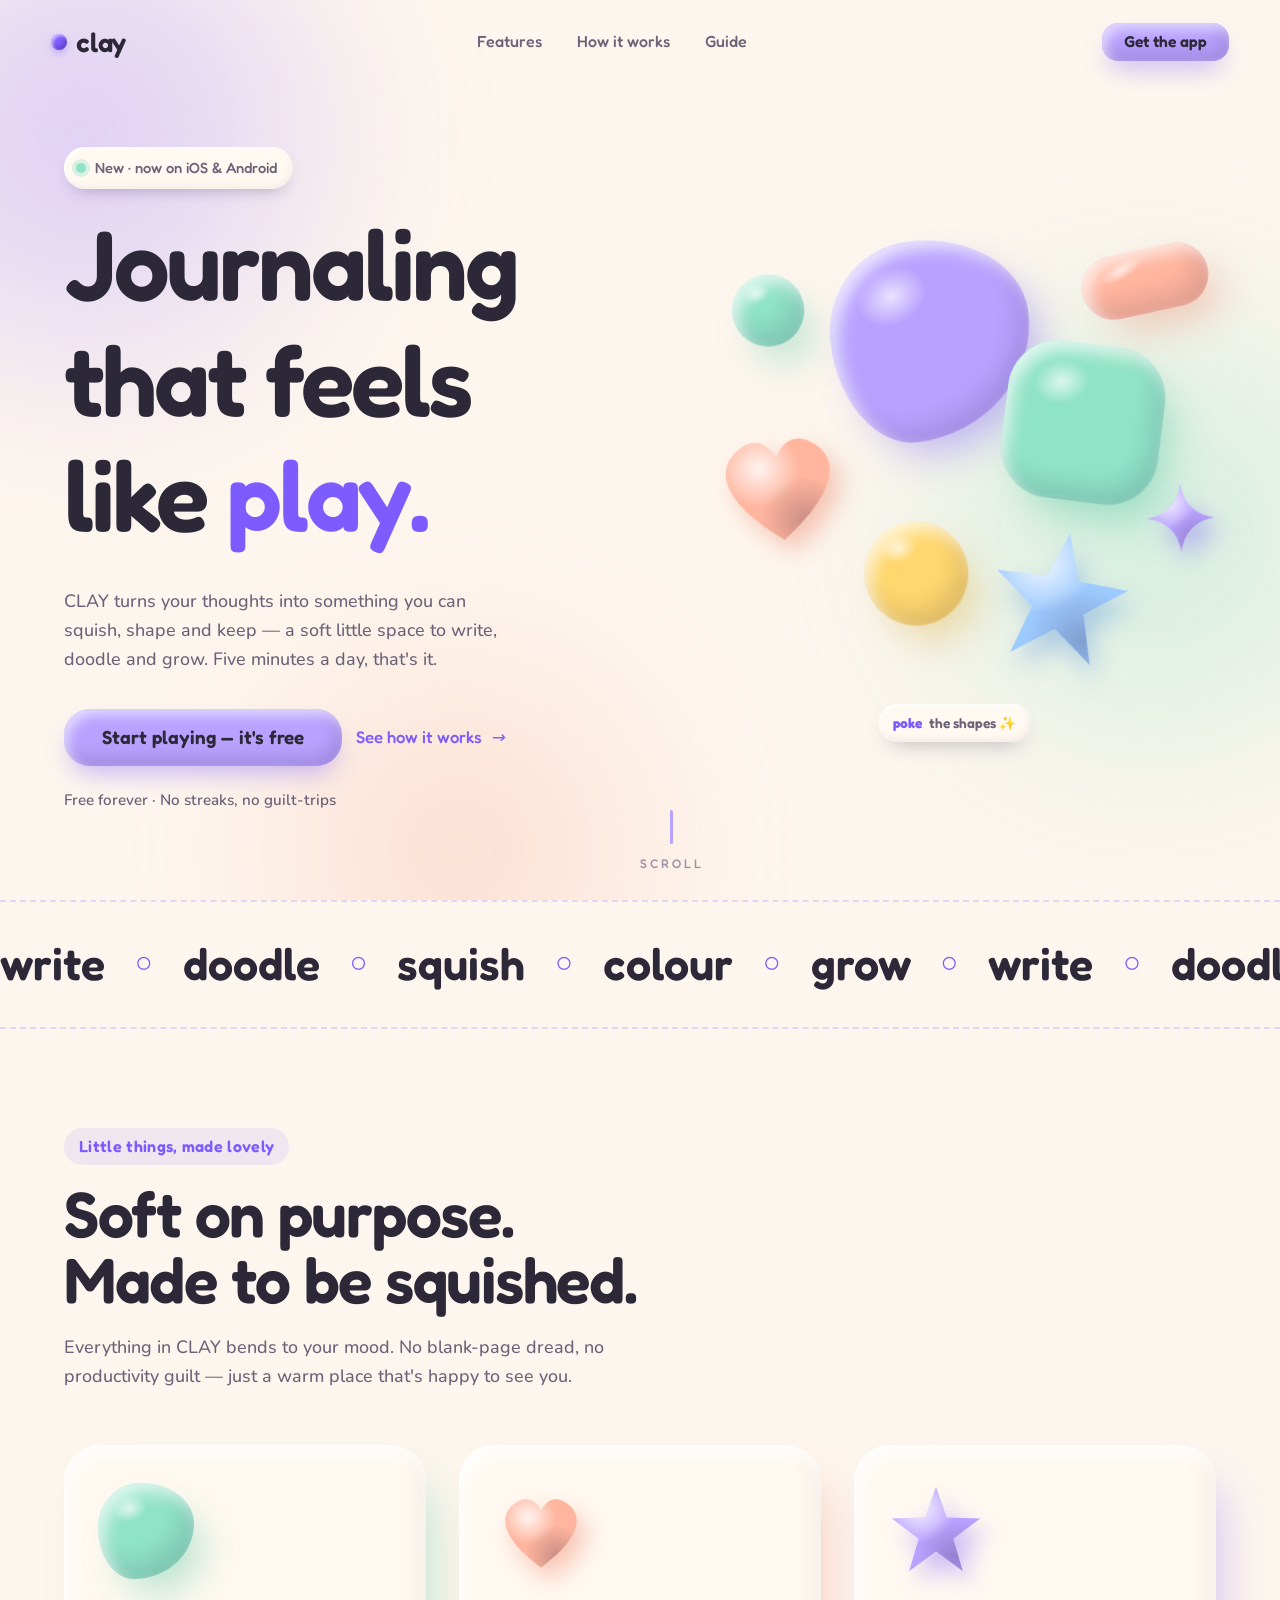
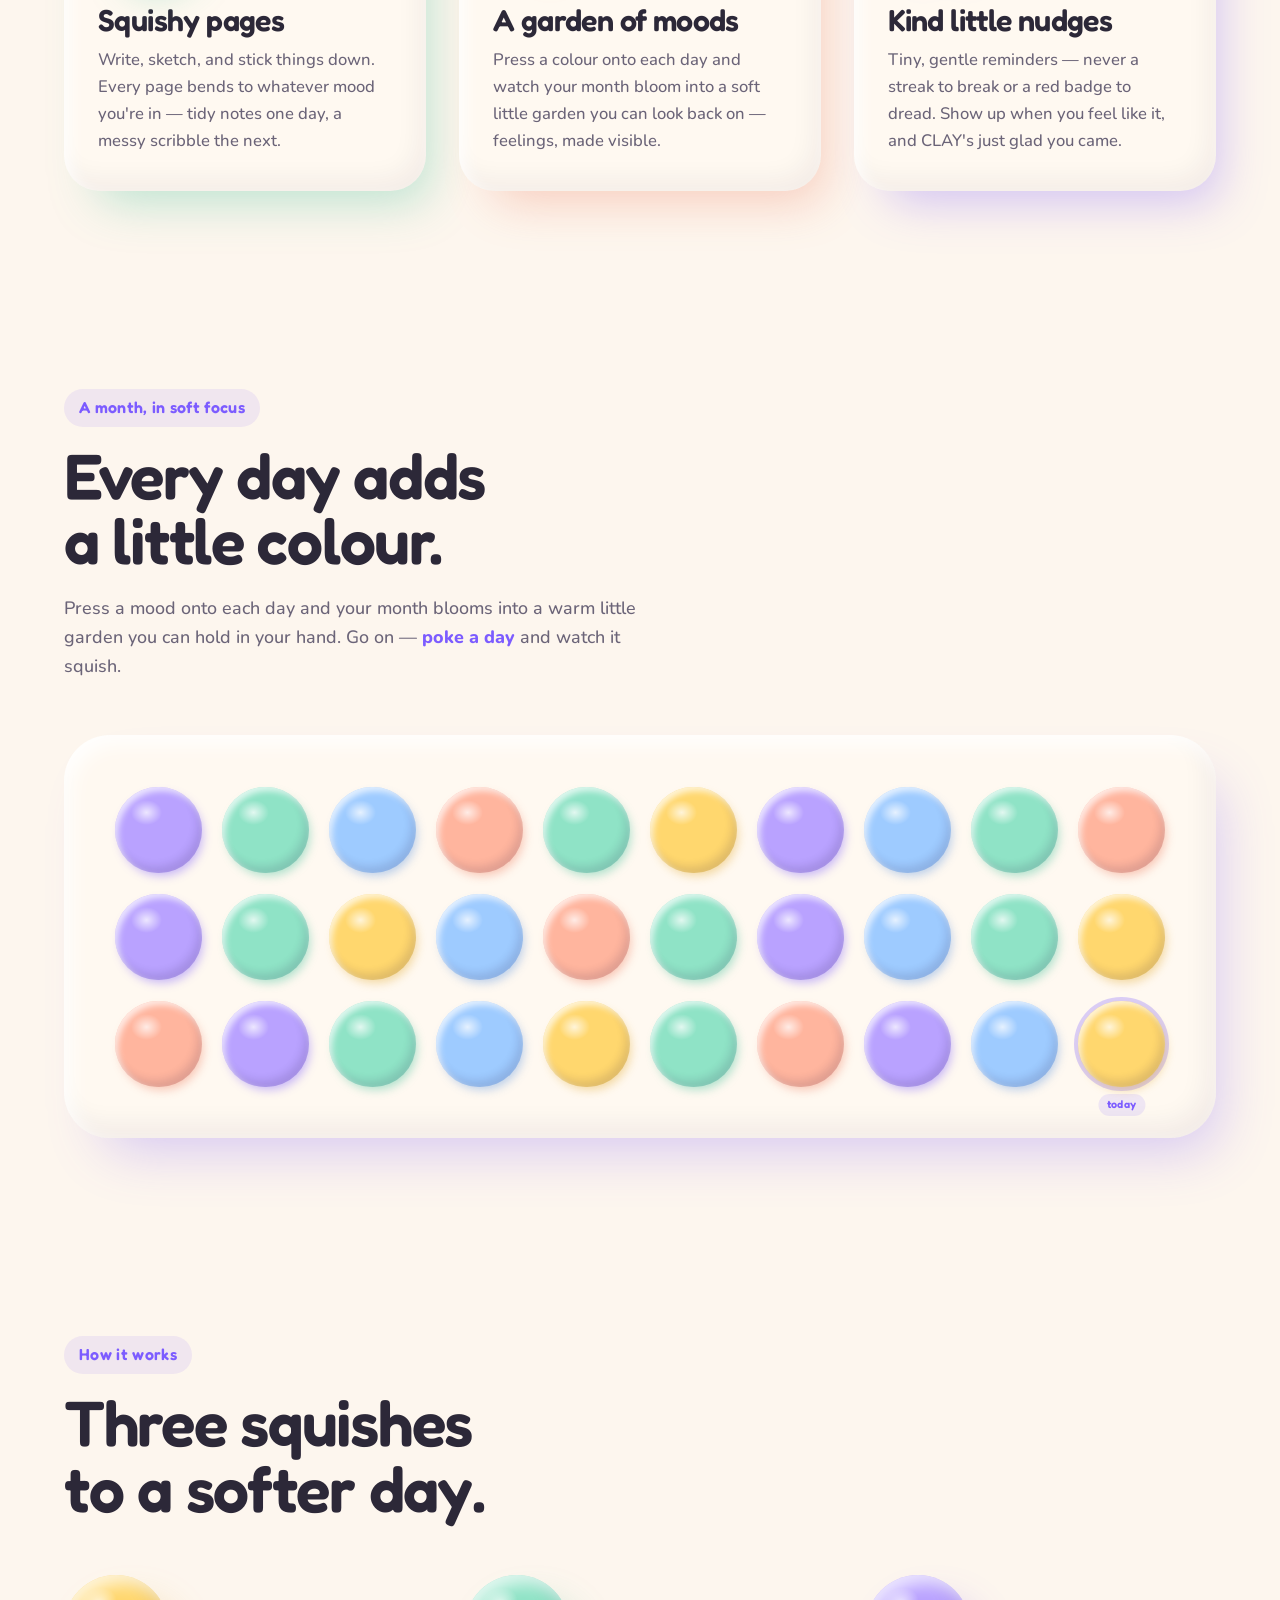
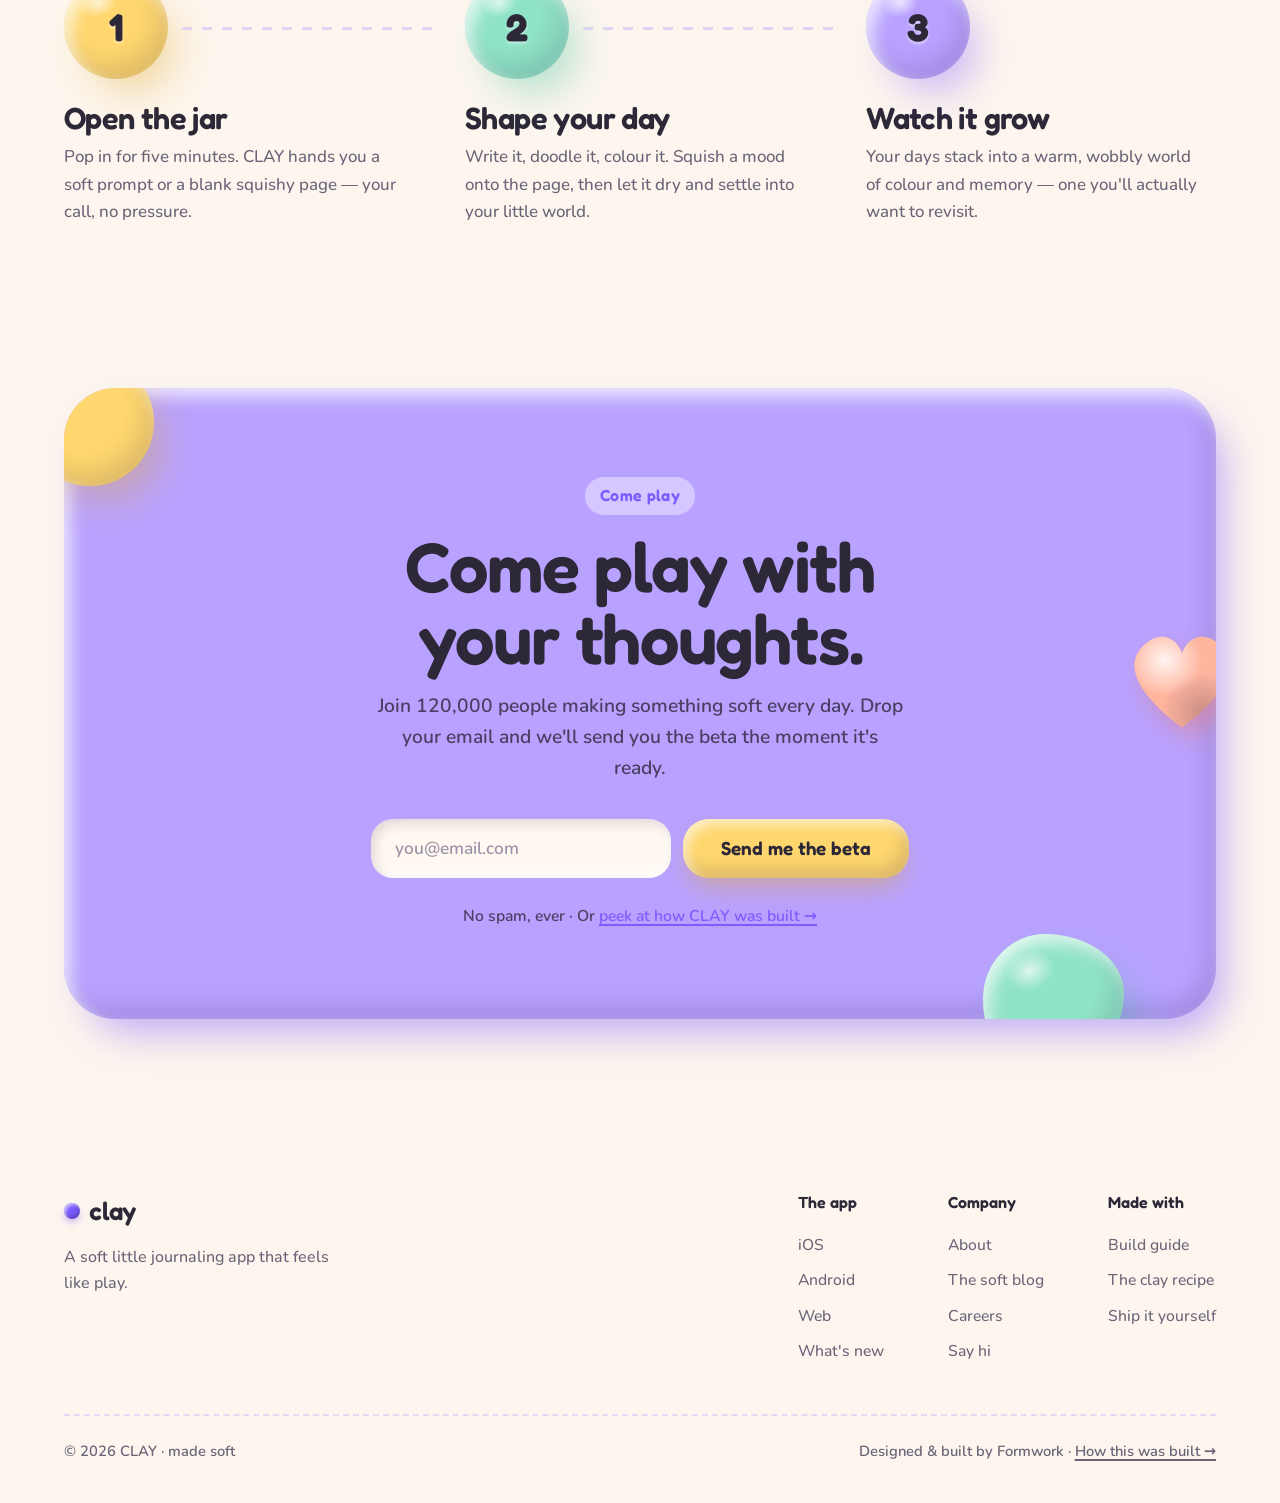
<file: index.html>
<!doctype html>
<html lang="en">
<head>
<meta charset="utf-8" />
<meta name="viewport" content="width=device-width, initial-scale=1" />
<title>CLAY — Journaling that feels like play</title>
<meta name="description" content="CLAY is a soft little journaling app that feels like play. Write, doodle and colour five minutes a day — no streaks, no pressure, just a warm wobbly world you'll want to revisit." />
<meta name="theme-color" content="#fdf6ee" />
<meta property="og:title" content="CLAY — Journaling that feels like play" />
<meta property="og:description" content="A soft little space to write, doodle and grow. Five minutes a day, no pressure." />
<link rel="preconnect" href="https://fonts.googleapis.com" />
<link rel="preconnect" href="https://fonts.gstatic.com" crossorigin />
<link href="https://fonts.googleapis.com/css2?family=Fredoka:wght@400;500;600;700&family=Nunito:wght@400;500;600;700;800&display=swap" rel="stylesheet" />
<link rel="stylesheet" href="./styles.css" />
</head>
<body>

<!-- shared clay gradients (highlight + press) used by the SVG star & heart shapes -->
<svg class="svg-defs" width="0" height="0" aria-hidden="true" focusable="false">
  <defs>
    <radialGradient id="clay-hi" cx="32%" cy="26%" r="72%">
      <stop offset="0%" stop-color="rgba(255,255,255,.85)" />
      <stop offset="55%" stop-color="rgba(255,255,255,0)" />
    </radialGradient>
    <radialGradient id="clay-lo" cx="72%" cy="82%" r="70%">
      <stop offset="0%" stop-color="rgba(34,18,58,.24)" />
      <stop offset="62%" stop-color="rgba(34,18,58,0)" />
    </radialGradient>
    <path id="geo-heart" d="M50 88 C 12 60, 4 36, 22 22 C 34 12, 46 18, 50 30 C 54 18, 66 12, 78 22 C 96 36, 88 60, 50 88 Z" />
    <polygon id="geo-star" points="50,4 61,36 96,37 68,58 78,92 50,71 22,92 32,58 4,37 39,36" />
    <path id="geo-spark" d="M50 6 C 54 32, 68 46, 94 50 C 68 54, 54 68, 50 94 C 46 68, 32 54, 6 50 C 32 46, 46 32, 50 6 Z" />
  </defs>
</svg>

<div class="bg-blobs" aria-hidden="true">
  <span class="bg-blob b1"></span>
  <span class="bg-blob b2"></span>
  <span class="bg-blob b3"></span>
</div>

<header class="nav" id="nav">
  <a class="brand" href="./" aria-label="CLAY home">
    <span class="brand-dot" aria-hidden="true"></span>
    clay
  </a>
  <nav class="nav-links" aria-label="Primary">
    <a href="#features">Features</a>
    <a href="#how">How it works</a>
    <a href="./guide/">Guide</a>
  </nav>
  <a class="clay-btn clay-btn-sm nav-cta" href="#get"><span>Get the app</span></a>
</header>

<main>
  <section class="hero">
    <div class="hero-inner">
      <div class="hero-copy">
        <p class="pill reveal">
          <span class="pill-dot" aria-hidden="true"></span>
          New · now on iOS &amp; Android
        </p>
        <h1 class="hero-title">
          <span class="line"><span>Journaling</span></span>
          <span class="line"><span>that feels</span></span>
          <span class="line"><span>like <em>play.</em></span></span>
        </h1>
        <p class="hero-sub reveal">CLAY turns your thoughts into something you can squish, shape
          and keep — a soft little space to write, doodle and grow. Five minutes a day, that's it.</p>
        <div class="hero-cta reveal">
          <a class="clay-btn clay-btn-lg" href="#get"><span>Start playing — it's free</span></a>
          <a class="clay-link" href="#how"><span>See how it works</span><i aria-hidden="true">→</i></a>
        </div>
        <p class="hero-note reveal">Free forever · No streaks, no guilt-trips</p>
      </div>

      <div class="hero-play reveal" aria-hidden="true">
        <div class="shape" data-depth="7" data-rot="-8" style="--x:26%;--y:2%;--w:clamp(112px,16vw,200px)">
          <div class="shape-in clay clay-blob t-lilac"></div>
        </div>
        <div class="shape" data-depth="12" data-rot="6" style="--x:60%;--y:22%;--w:clamp(94px,13vw,158px)">
          <div class="shape-in clay clay-squircle t-mint"></div>
        </div>
        <div class="shape" data-depth="16" data-rot="-5" style="--x:4%;--y:40%;--w:clamp(100px,12vw,140px)">
          <svg class="shape-in svg-clay t-peach" viewBox="0 0 100 100" aria-hidden="true">
            <use href="#geo-heart" class="s-base" />
            <use href="#geo-heart" fill="url(#clay-hi)" />
            <use href="#geo-heart" fill="url(#clay-lo)" />
          </svg>
        </div>
        <div class="shape" data-depth="14" data-rot="10" style="--x:56%;--y:60%;--w:clamp(104px,12.5vw,144px)">
          <svg class="shape-in svg-clay t-sky" viewBox="0 0 100 100" aria-hidden="true">
            <use href="#geo-star" class="s-base" />
            <use href="#geo-star" fill="url(#clay-hi)" />
            <use href="#geo-star" fill="url(#clay-lo)" />
          </svg>
        </div>
        <div class="shape" data-depth="22" data-rot="0" style="--x:32%;--y:58%;--w:clamp(76px,9vw,104px)">
          <div class="shape-in clay clay-circle t-sun"></div>
        </div>
        <div class="shape" data-depth="10" data-rot="-14" style="--x:74%;--y:2%;--w:clamp(92px,11vw,128px);--h:clamp(48px,5.5vw,64px)">
          <div class="shape-in clay clay-pill t-peach"></div>
        </div>
        <div class="shape" data-depth="26" data-rot="0" style="--x:8%;--y:10%;--w:clamp(50px,6vw,72px)">
          <div class="shape-in clay clay-circle t-mint"></div>
        </div>
        <div class="shape" data-depth="18" data-rot="0" style="--x:86%;--y:52%;--w:clamp(56px,6.5vw,78px)">
          <svg class="shape-in svg-clay t-lilac" viewBox="0 0 100 100" aria-hidden="true">
            <use href="#geo-spark" class="s-base" />
            <use href="#geo-spark" fill="url(#clay-hi)" />
            <use href="#geo-spark" fill="url(#clay-lo)" />
          </svg>
        </div>
        <p class="poke-hint"><b>poke</b> the shapes ✨</p>
      </div>
    </div>

    <div class="scroll-cue reveal" aria-hidden="true"><span></span>scroll</div>
  </section>

  <section class="sticker-strip" aria-hidden="true">
    <div class="sticker-track">
      <span>write</span><b>◦</b><span>doodle</span><b>◦</b><span>squish</span><b>◦</b><span>colour</span><b>◦</b><span>grow</span><b>◦</b>
      <span>write</span><b>◦</b><span>doodle</span><b>◦</b><span>squish</span><b>◦</b><span>colour</span><b>◦</b><span>grow</span><b>◦</b>
      <span>write</span><b>◦</b><span>doodle</span><b>◦</b><span>squish</span><b>◦</b><span>colour</span><b>◦</b><span>grow</span><b>◦</b>
    </div>
  </section>

  <section id="features" class="features">
    <div class="section-head">
      <p class="kicker reveal">Little things, made lovely</p>
      <h2 class="reveal">Soft on purpose.<br>Made to be squished.</h2>
      <p class="section-sub reveal">Everything in CLAY bends to your mood. No blank-page dread,
        no productivity guilt — just a warm place that's happy to see you.</p>
    </div>

    <div class="cards">
      <article class="card clay-card t-mint reveal" tabindex="0">
        <div class="card-icon">
          <div class="clay clay-blob t-mint"></div>
        </div>
        <h3>Squishy pages</h3>
        <p>Write, sketch, and stick things down. Every page bends to whatever mood you're in —
          tidy notes one day, a messy scribble the next.</p>
      </article>

      <article class="card clay-card t-peach reveal" tabindex="0">
        <div class="card-icon">
          <svg class="svg-clay t-peach" viewBox="0 0 100 100" aria-hidden="true">
            <use href="#geo-heart" class="s-base" />
            <use href="#geo-heart" fill="url(#clay-hi)" />
            <use href="#geo-heart" fill="url(#clay-lo)" />
          </svg>
        </div>
        <h3>A garden of moods</h3>
        <p>Press a colour onto each day and watch your month bloom into a soft little garden you
          can look back on — feelings, made visible.</p>
      </article>

      <article class="card clay-card t-lilac reveal" tabindex="0">
        <div class="card-icon">
          <svg class="svg-clay t-lilac" viewBox="0 0 100 100" aria-hidden="true">
            <use href="#geo-star" class="s-base" />
            <use href="#geo-star" fill="url(#clay-hi)" />
            <use href="#geo-star" fill="url(#clay-lo)" />
          </svg>
        </div>
        <h3>Kind little nudges</h3>
        <p>Tiny, gentle reminders — never a streak to break or a red badge to dread. Show up when
          you feel like it, and CLAY's just glad you came.</p>
      </article>
    </div>
  </section>

  <section id="garden" class="garden-sec">
    <div class="section-head">
      <p class="kicker reveal">A month, in soft focus</p>
      <h2 class="reveal">Every day adds<br>a little colour.</h2>
      <p class="section-sub reveal">Press a mood onto each day and your month blooms into a warm little
        garden you can hold in your hand. Go on — <b>poke a day</b> and watch it squish.</p>
    </div>

    <div class="garden-wrap">
      <div class="garden" id="gardenGrid" role="img"
           aria-label="A grid of thirty soft clay dots in candy pastels — one squishy mood for each day of the month.">
        <span class="pip" style="--i:0"  aria-hidden="true"><span class="pip-bob"><span class="pip-clay t-lilac"></span></span></span>
        <span class="pip" style="--i:1"  aria-hidden="true"><span class="pip-bob"><span class="pip-clay t-mint"></span></span></span>
        <span class="pip" style="--i:2"  aria-hidden="true"><span class="pip-bob"><span class="pip-clay t-sky"></span></span></span>
        <span class="pip" style="--i:3"  aria-hidden="true"><span class="pip-bob"><span class="pip-clay t-peach"></span></span></span>
        <span class="pip" style="--i:4"  aria-hidden="true"><span class="pip-bob"><span class="pip-clay t-mint"></span></span></span>
        <span class="pip" style="--i:5"  aria-hidden="true"><span class="pip-bob"><span class="pip-clay t-sun"></span></span></span>
        <span class="pip" style="--i:6"  aria-hidden="true"><span class="pip-bob"><span class="pip-clay t-lilac"></span></span></span>
        <span class="pip" style="--i:7"  aria-hidden="true"><span class="pip-bob"><span class="pip-clay t-sky"></span></span></span>
        <span class="pip" style="--i:8"  aria-hidden="true"><span class="pip-bob"><span class="pip-clay t-mint"></span></span></span>
        <span class="pip" style="--i:9"  aria-hidden="true"><span class="pip-bob"><span class="pip-clay t-peach"></span></span></span>
        <span class="pip" style="--i:10" aria-hidden="true"><span class="pip-bob"><span class="pip-clay t-lilac"></span></span></span>
        <span class="pip" style="--i:11" aria-hidden="true"><span class="pip-bob"><span class="pip-clay t-mint"></span></span></span>
        <span class="pip" style="--i:12" aria-hidden="true"><span class="pip-bob"><span class="pip-clay t-sun"></span></span></span>
        <span class="pip" style="--i:13" aria-hidden="true"><span class="pip-bob"><span class="pip-clay t-sky"></span></span></span>
        <span class="pip" style="--i:14" aria-hidden="true"><span class="pip-bob"><span class="pip-clay t-peach"></span></span></span>
        <span class="pip" style="--i:15" aria-hidden="true"><span class="pip-bob"><span class="pip-clay t-mint"></span></span></span>
        <span class="pip" style="--i:16" aria-hidden="true"><span class="pip-bob"><span class="pip-clay t-lilac"></span></span></span>
        <span class="pip" style="--i:17" aria-hidden="true"><span class="pip-bob"><span class="pip-clay t-sky"></span></span></span>
        <span class="pip" style="--i:18" aria-hidden="true"><span class="pip-bob"><span class="pip-clay t-mint"></span></span></span>
        <span class="pip" style="--i:19" aria-hidden="true"><span class="pip-bob"><span class="pip-clay t-sun"></span></span></span>
        <span class="pip" style="--i:20" aria-hidden="true"><span class="pip-bob"><span class="pip-clay t-peach"></span></span></span>
        <span class="pip" style="--i:21" aria-hidden="true"><span class="pip-bob"><span class="pip-clay t-lilac"></span></span></span>
        <span class="pip" style="--i:22" aria-hidden="true"><span class="pip-bob"><span class="pip-clay t-mint"></span></span></span>
        <span class="pip" style="--i:23" aria-hidden="true"><span class="pip-bob"><span class="pip-clay t-sky"></span></span></span>
        <span class="pip" style="--i:24" aria-hidden="true"><span class="pip-bob"><span class="pip-clay t-sun"></span></span></span>
        <span class="pip" style="--i:25" aria-hidden="true"><span class="pip-bob"><span class="pip-clay t-mint"></span></span></span>
        <span class="pip" style="--i:26" aria-hidden="true"><span class="pip-bob"><span class="pip-clay t-peach"></span></span></span>
        <span class="pip" style="--i:27" aria-hidden="true"><span class="pip-bob"><span class="pip-clay t-lilac"></span></span></span>
        <span class="pip" style="--i:28" aria-hidden="true"><span class="pip-bob"><span class="pip-clay t-sky"></span></span></span>
        <span class="pip pip-today" style="--i:29" aria-hidden="true"><span class="pip-bob"><span class="pip-clay t-sun"></span></span><span class="pip-label">today</span></span>
      </div>
    </div>
  </section>

  <section id="how" class="how">
    <div class="section-head">
      <p class="kicker reveal">How it works</p>
      <h2 class="reveal">Three squishes<br>to a softer day.</h2>
    </div>

    <ol class="steps">
      <li class="step reveal">
        <div class="step-bubble">
          <div class="clay clay-circle t-sun"></div>
          <span class="step-no">1</span>
        </div>
        <h3>Open the jar</h3>
        <p>Pop in for five minutes. CLAY hands you a soft prompt or a blank squishy page —
          your call, no pressure.</p>
      </li>
      <li class="step reveal">
        <div class="step-bubble">
          <div class="clay clay-circle t-mint"></div>
          <span class="step-no">2</span>
        </div>
        <h3>Shape your day</h3>
        <p>Write it, doodle it, colour it. Squish a mood onto the page, then let it dry and
          settle into your little world.</p>
      </li>
      <li class="step reveal">
        <div class="step-bubble">
          <div class="clay clay-circle t-lilac"></div>
          <span class="step-no">3</span>
        </div>
        <h3>Watch it grow</h3>
        <p>Your days stack into a warm, wobbly world of colour and memory — one you'll
          actually want to revisit.</p>
      </li>
    </ol>
  </section>

  <section id="get" class="cta">
    <div class="cta-panel clay t-lilac">
      <div class="cta-shapes" aria-hidden="true">
        <div class="clay clay-circle t-sun cta-s1"></div>
        <svg class="svg-clay t-peach cta-s2" viewBox="0 0 100 100"><use href="#geo-heart" class="s-base"/><use href="#geo-heart" fill="url(#clay-hi)"/><use href="#geo-heart" fill="url(#clay-lo)"/></svg>
        <div class="clay clay-blob t-mint cta-s3"></div>
      </div>
      <p class="kicker">Come play</p>
      <h2>Come play with<br>your thoughts.</h2>
      <p class="cta-sub">Join 120,000 people making something soft every day. Drop your email and
        we'll send you the beta the moment it's ready.</p>
      <form class="cta-form" onsubmit="return false;">
        <label class="visually-hidden" for="cta-email">Your email address</label>
        <input id="cta-email" type="email" placeholder="you@email.com" autocomplete="email" />
        <button class="clay-btn clay-btn-lg" type="submit"><span>Send me the beta</span></button>
      </form>
      <p class="cta-note">No spam, ever · Or <a href="./guide/">peek at how CLAY was built →</a></p>
    </div>
  </section>
</main>

<footer class="footer">
  <div class="footer-top">
    <div class="foot-brand">
      <a class="brand" href="./" aria-label="CLAY home"><span class="brand-dot" aria-hidden="true"></span>clay</a>
      <p>A soft little journaling app that feels like play.</p>
    </div>
    <nav class="foot-cols" aria-label="Footer">
      <div class="foot-col">
        <p class="foot-h">The app</p>
        <a href="#get">iOS</a>
        <a href="#get">Android</a>
        <a href="#get">Web</a>
        <a href="#features">What's new</a>
      </div>
      <div class="foot-col">
        <p class="foot-h">Company</p>
        <a href="#how">About</a>
        <a href="#how">The soft blog</a>
        <a href="#get">Careers</a>
        <a href="#get">Say hi</a>
      </div>
      <div class="foot-col">
        <p class="foot-h">Made with</p>
        <a href="./guide/">Build guide</a>
        <a href="./guide/">The clay recipe</a>
        <a href="./guide/">Ship it yourself</a>
      </div>
    </nav>
  </div>
  <div class="footer-bottom">
    <span>© 2026 CLAY · made soft</span>
    <span>Designed &amp; built by Formwork · <a href="./guide/">How this was built →</a></span>
  </div>
</footer>

<script src="./main.js"></script>
</body>
</html>
</file>
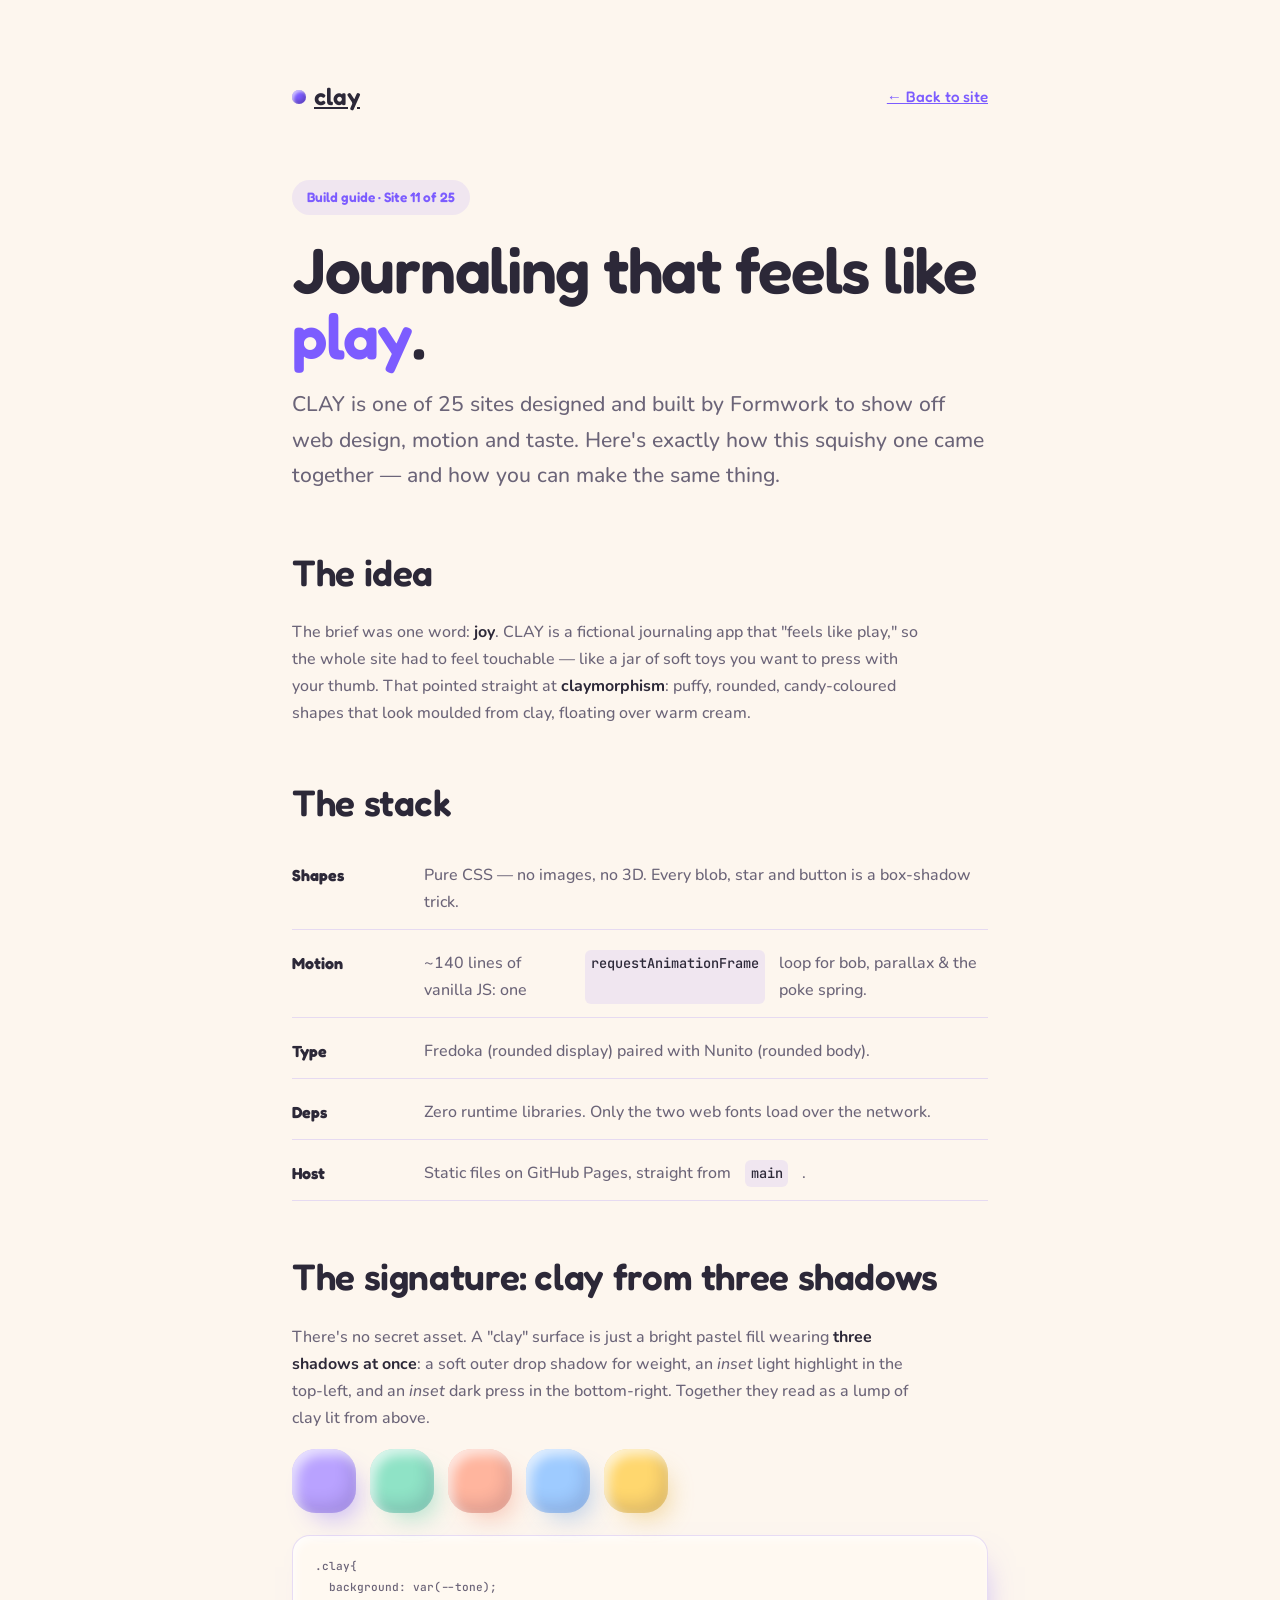
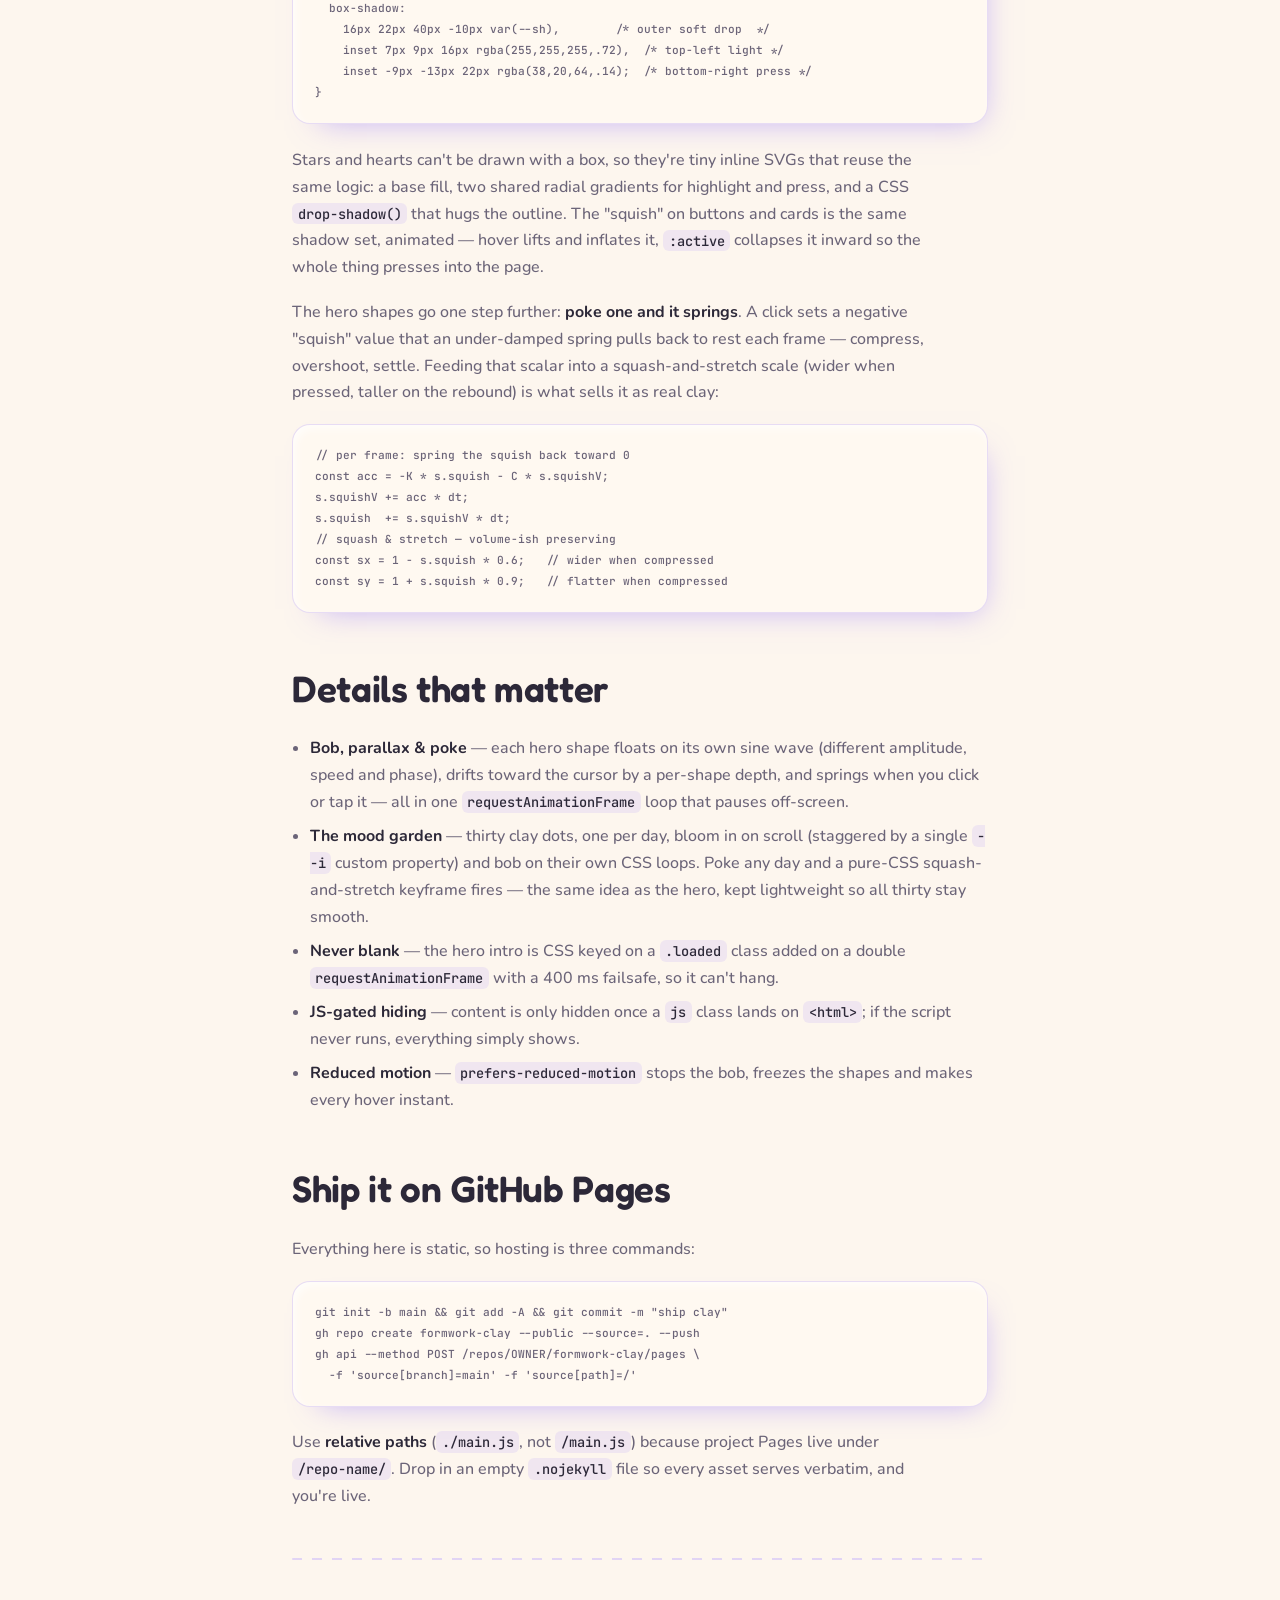
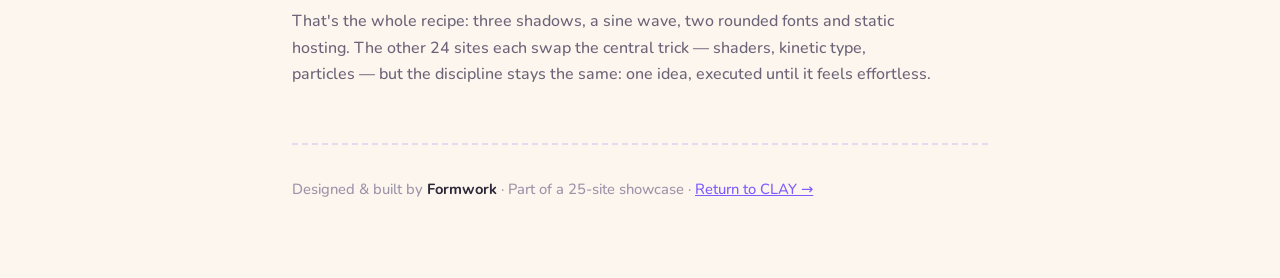
<file: guide/index.html>
<!doctype html>
<html lang="en">
<head>
<meta charset="utf-8" />
<meta name="viewport" content="width=device-width, initial-scale=1" />
<title>CLAY — Guide · How this was built</title>
<meta name="description" content="How the CLAY site was designed and built by Formwork: a pure-CSS claymorphism system, sine-driven floating shapes, and static hosting on GitHub Pages." />
<link rel="preconnect" href="https://fonts.googleapis.com" />
<link rel="preconnect" href="https://fonts.gstatic.com" crossorigin />
<link href="https://fonts.googleapis.com/css2?family=Fredoka:wght@400;500;600;700&family=Nunito:wght@400;500;600;700&family=JetBrains+Mono:wght@400;500&display=swap" rel="stylesheet" />
<style>
  :root{
    --accent:#b9a2ff;          /* CLAY's accent */
    --grape:#7c5cff;
    --cream:#fdf6ee;--cream-2:#fff9f1;
    --ink:#2c2838;--dim:#6b6478;--faint:#9b93a8;
    --line:rgba(124,92,255,.18);
  }
  *{box-sizing:border-box;margin:0;padding:0}
  body{background:var(--cream);color:var(--ink);
    font-family:"Nunito",system-ui,-apple-system,sans-serif;font-weight:500;line-height:1.68;
    -webkit-font-smoothing:antialiased}
  a{color:var(--grape)}
  a:hover{text-decoration:underline}
  .wrap{max-width:760px;margin:0 auto;padding:clamp(28px,6vw,80px) clamp(20px,5vw,32px)}
  .top{display:flex;justify-content:space-between;align-items:center;
    font-family:"Fredoka",sans-serif;font-size:.95rem;color:var(--dim);margin-bottom:clamp(36px,7vh,72px)}
  .brand{display:inline-flex;align-items:center;gap:8px;font-family:"Fredoka",sans-serif;
    font-weight:600;font-size:1.5rem;color:var(--ink)}
  .brand span{width:14px;height:14px;border-radius:50%;background:var(--grape);
    box-shadow:inset 2px 2px 3px rgba(255,255,255,.6),inset -2px -3px 4px rgba(38,20,64,.3)}
  h1{font-family:"Fredoka",sans-serif;font-weight:600;font-size:clamp(2.4rem,7vw,4rem);
    line-height:1.02;letter-spacing:-.02em;margin-bottom:1.2rem}
  h1 em{color:var(--grape);font-style:normal}
  .lede{font-size:clamp(1.1rem,2.2vw,1.32rem);color:var(--dim);max-width:56ch;margin-bottom:3rem}
  h2{font-family:"Fredoka",sans-serif;font-weight:600;font-size:clamp(1.6rem,4vw,2.3rem);
    margin:2.8rem 0 1rem;letter-spacing:-.01em}
  p{color:var(--dim);margin:0 0 1.1rem;max-width:64ch}
  strong{color:var(--ink);font-weight:700}
  .tag{display:inline-block;font-family:"Fredoka",sans-serif;font-weight:600;font-size:.85rem;
    color:var(--grape);background:rgba(124,92,255,.1);padding:6px 15px;border-radius:999px;margin-bottom:1.4rem}
  ul{color:var(--dim);margin:0 0 1.2rem 1.1rem}
  li{margin:.45rem 0}
  code{font-family:"JetBrains Mono",monospace;font-size:.85em;background:rgba(124,92,255,.1);
    padding:.14em .42em;border-radius:6px;color:var(--ink)}
  pre{background:var(--cream-2);border:1px solid var(--line);border-radius:18px;padding:20px 22px;
    overflow-x:auto;margin:0 0 1.4rem;font-size:.82rem;line-height:1.6;
    box-shadow:10px 14px 30px -18px rgba(124,92,255,.5),inset 3px 4px 8px rgba(255,255,255,.7)}
  pre code{background:none;padding:0;color:var(--dim)}
  .chips{display:flex;flex-wrap:wrap;gap:14px;margin:1rem 0 1.4rem}
  .chip{width:64px;height:64px;border-radius:24px;
    box-shadow:10px 14px 24px -10px var(--csh),inset 5px 6px 12px rgba(255,255,255,.7),inset -6px -9px 16px rgba(38,20,64,.14)}
  .stack{list-style:none;margin:0 0 1.2rem;padding:0}
  .stack li{display:flex;gap:14px;padding:13px 0;border-bottom:1px solid var(--line)}
  .stack b{color:var(--ink);font-weight:700;min-width:118px;display:inline-block;font-family:"Fredoka",sans-serif}
  .rule{height:2px;background:repeating-linear-gradient(90deg,var(--accent) 0 10px,transparent 10px 20px);
    opacity:.4;margin:3rem 0;border-radius:2px}
  footer{margin-top:3.4rem;padding-top:2rem;border-top:2px dashed var(--line);
    font-size:.92rem;color:var(--faint)}
</style>
</head>
<body>
<div class="wrap">
  <div class="top">
    <a class="brand" href="../"><span></span>clay</a>
    <a href="../">← Back to site</a>
  </div>

  <span class="tag">Build guide · Site 11 of 25</span>
  <h1>Journaling that feels like <em>play</em>.</h1>
  <p class="lede">CLAY is one of 25 sites designed and built by Formwork to show off web design,
    motion and taste. Here's exactly how this squishy one came together — and how you can make
    the same thing.</p>

  <h2>The idea</h2>
  <p>The brief was one word: <strong>joy</strong>. CLAY is a fictional journaling app that
    "feels like play," so the whole site had to feel touchable — like a jar of soft toys you
    want to press with your thumb. That pointed straight at <strong>claymorphism</strong>: puffy,
    rounded, candy-coloured shapes that look moulded from clay, floating over warm cream.</p>

  <h2>The stack</h2>
  <ul class="stack">
    <li><b>Shapes</b> Pure CSS — no images, no 3D. Every blob, star and button is a box-shadow trick.</li>
    <li><b>Motion</b> ~140 lines of vanilla JS: one <code>requestAnimationFrame</code> loop for bob, parallax &amp; the poke spring.</li>
    <li><b>Type</b> Fredoka (rounded display) paired with Nunito (rounded body).</li>
    <li><b>Deps</b> Zero runtime libraries. Only the two web fonts load over the network.</li>
    <li><b>Host</b> Static files on GitHub Pages, straight from <code>main</code>.</li>
  </ul>

  <h2>The signature: clay from three shadows</h2>
  <p>There's no secret asset. A "clay" surface is just a bright pastel fill wearing
    <strong>three shadows at once</strong>: a soft outer drop shadow for weight, an
    <em>inset</em> light highlight in the top-left, and an <em>inset</em> dark press in the
    bottom-right. Together they read as a lump of clay lit from above.</p>
  <div class="chips">
    <span class="chip" style="background:#b9a2ff;--csh:rgba(124,92,255,.42)"></span>
    <span class="chip" style="background:#8fe3c6;--csh:rgba(56,190,150,.4)"></span>
    <span class="chip" style="background:#ffb59e;--csh:rgba(236,116,84,.38)"></span>
    <span class="chip" style="background:#9ecbff;--csh:rgba(96,150,224,.42)"></span>
    <span class="chip" style="background:#ffd76e;--csh:rgba(226,168,40,.4)"></span>
  </div>
  <pre><code>.clay{
  background: var(--tone);
  box-shadow:
    16px 22px 40px -10px var(--sh),        /* outer soft drop  */
    inset 7px 9px 16px rgba(255,255,255,.72),  /* top-left light */
    inset -9px -13px 22px rgba(38,20,64,.14);  /* bottom-right press */
}</code></pre>
  <p>Stars and hearts can't be drawn with a box, so they're tiny inline SVGs that reuse the same
    logic: a base fill, two shared radial gradients for highlight and press, and a CSS
    <code>drop-shadow()</code> that hugs the outline. The "squish" on buttons and cards is the
    same shadow set, animated — hover lifts and inflates it, <code>:active</code> collapses it
    inward so the whole thing presses into the page.</p>
  <p>The hero shapes go one step further: <strong>poke one and it springs</strong>. A click sets a
    negative "squish" value that an under-damped spring pulls back to rest each frame — compress,
    overshoot, settle. Feeding that scalar into a squash-and-stretch scale (wider when pressed,
    taller on the rebound) is what sells it as real clay:</p>
  <pre><code>// per frame: spring the squish back toward 0
const acc = -K * s.squish - C * s.squishV;
s.squishV += acc * dt;
s.squish  += s.squishV * dt;
// squash &amp; stretch — volume-ish preserving
const sx = 1 - s.squish * 0.6;   // wider when compressed
const sy = 1 + s.squish * 0.9;   // flatter when compressed</code></pre>

  <h2>Details that matter</h2>
  <ul>
    <li><strong>Bob, parallax &amp; poke</strong> — each hero shape floats on its own sine wave (different amplitude, speed and phase), drifts toward the cursor by a per-shape depth, and springs when you click or tap it — all in one <code>requestAnimationFrame</code> loop that pauses off-screen.</li>
    <li><strong>The mood garden</strong> — thirty clay dots, one per day, bloom in on scroll (staggered by a single <code>--i</code> custom property) and bob on their own CSS loops. Poke any day and a pure-CSS squash-and-stretch keyframe fires — the same idea as the hero, kept lightweight so all thirty stay smooth.</li>
    <li><strong>Never blank</strong> — the hero intro is CSS keyed on a <code>.loaded</code> class added on a double <code>requestAnimationFrame</code> with a 400&nbsp;ms failsafe, so it can't hang.</li>
    <li><strong>JS-gated hiding</strong> — content is only hidden once a <code>js</code> class lands on <code>&lt;html&gt;</code>; if the script never runs, everything simply shows.</li>
    <li><strong>Reduced motion</strong> — <code>prefers-reduced-motion</code> stops the bob, freezes the shapes and makes every hover instant.</li>
  </ul>

  <h2>Ship it on GitHub Pages</h2>
  <p>Everything here is static, so hosting is three commands:</p>
  <pre><code>git init -b main && git add -A && git commit -m "ship clay"
gh repo create formwork-clay --public --source=. --push
gh api --method POST /repos/OWNER/formwork-clay/pages \
  -f 'source[branch]=main' -f 'source[path]=/'</code></pre>
  <p>Use <strong>relative paths</strong> (<code>./main.js</code>, not <code>/main.js</code>) because
    project Pages live under <code>/repo-name/</code>. Drop in an empty <code>.nojekyll</code> file so
    every asset serves verbatim, and you're live.</p>

  <div class="rule"></div>
  <p>That's the whole recipe: three shadows, a sine wave, two rounded fonts and static hosting.
    The other 24 sites each swap the central trick — shaders, kinetic type, particles — but the
    discipline stays the same: one idea, executed until it feels effortless.</p>

  <footer>Designed &amp; built by <strong>Formwork</strong> · Part of a 25-site showcase ·
    <a href="../">Return to CLAY →</a></footer>
</div>
</body>
</html>
</file>
<file: styles.css>
/* ============================================================
   CLAY — claymorphism showcase
   Signature: soft 3D "clay" shapes built purely from CSS
   box-shadows (outer soft drop + inner light highlight +
   inner dark press) on candy pastels over soft cream.
   ============================================================ */

:root{
  --cream:#fdf6ee;
  --cream-2:#fff9f1;
  --ink:#2c2838;
  --ink-soft:#6b6478;
  --ink-faint:#9b93a8;

  --lilac:#b9a2ff;
  --mint:#8fe3c6;
  --peach:#ffb59e;
  --sky:#9ecbff;
  --sun:#ffd76e;
  --grape:#7c5cff;      /* deeper accent for text/links/emphasis */

  /* clay shading — shared across every shape */
  --clay-hi:rgba(255,255,255,.72);
  --clay-lo:rgba(38,20,64,.14);

  --max:1240px;
  --ease:cubic-bezier(.22,1,.36,1);
  --bounce:cubic-bezier(.34,1.56,.64,1);
  --bounce-soft:cubic-bezier(.34,1.4,.64,1);
}

*{box-sizing:border-box;margin:0;padding:0}
html{scroll-behavior:smooth;-webkit-text-size-adjust:100%}
body{
  background:var(--cream);
  color:var(--ink);
  font-family:"Nunito",system-ui,-apple-system,"Segoe UI",sans-serif;
  font-weight:500;
  font-size:clamp(1rem,1.05vw,1.08rem);
  line-height:1.62;
  overflow-x:hidden;
  -webkit-font-smoothing:antialiased;
}
a{color:inherit;text-decoration:none}
h1,h2,h3{font-family:"Fredoka",system-ui,sans-serif;font-weight:600;letter-spacing:-.02em;line-height:1;color:var(--ink)}
em{font-style:normal}
::selection{background:var(--sun);color:var(--ink)}
.visually-hidden{position:absolute!important;width:1px;height:1px;padding:0;margin:-1px;overflow:hidden;clip:rect(0 0 0 0);white-space:nowrap;border:0}
.svg-defs{position:absolute;width:0;height:0;overflow:hidden}

/* soft ambient background blobs */
.bg-blobs{position:fixed;inset:0;z-index:-1;pointer-events:none;overflow:hidden}
.bg-blob{position:absolute;border-radius:50%;filter:blur(60px);opacity:.5}
.bg-blob.b1{width:46vw;height:46vw;left:-12vw;top:-8vw;background:radial-gradient(circle at 40% 40%,var(--lilac),transparent 68%)}
.bg-blob.b2{width:52vw;height:52vw;right:-16vw;top:22vh;background:radial-gradient(circle at 50% 50%,var(--mint),transparent 66%);opacity:.42}
.bg-blob.b3{width:44vw;height:44vw;left:14vw;bottom:-18vw;background:radial-gradient(circle at 50% 50%,var(--peach),transparent 66%);opacity:.4}

/* ---------- tone helpers (set base colour + tinted drop shadow) ---------- */
.t-lilac{--tone:var(--lilac);--sh:rgba(124,92,255,.42)}
.t-mint {--tone:var(--mint); --sh:rgba(56,190,150,.40)}
.t-peach{--tone:var(--peach);--sh:rgba(236,116,84,.38)}
.t-sky  {--tone:var(--sky);  --sh:rgba(96,150,224,.42)}
.t-sun  {--tone:var(--sun);  --sh:rgba(226,168,40,.40)}

/* ============================================================
   THE CLAY RECIPE — the signature technique
   ============================================================ */
.clay{
  background:var(--tone,var(--lilac));
  box-shadow:
    16px 22px 40px -10px var(--sh,rgba(124,92,255,.4)),   /* outer soft drop shadow */
    inset 7px 9px 16px var(--clay-hi),                     /* top-left light highlight */
    inset -9px -13px 22px var(--clay-lo);                  /* bottom-right pressed edge */
}
.clay-blob{border-radius:44% 56% 63% 37% / 46% 42% 58% 54%}
.clay-squircle{border-radius:32%}
.clay-circle{border-radius:50%}
.clay-pill{border-radius:999px}

/* glazed toy sheen — a soft specular speck in the top-left of each solid shape */
.clay-blob,.clay-squircle,.clay-circle,.clay-pill{position:relative;isolation:isolate}
.clay-blob::before,.clay-squircle::before,.clay-circle::before,.clay-pill::before{
  content:"";position:absolute;top:12%;left:15%;width:36%;height:28%;border-radius:50%;
  background:radial-gradient(closest-side,rgba(255,255,255,.92),rgba(255,255,255,0));
  opacity:.75;pointer-events:none;transform:rotate(-18deg)}

/* clay treatment for clip-defying shapes (star / heart / spark) via SVG */
.svg-clay{display:block;width:100%;height:100%;overflow:visible;
  filter:drop-shadow(9px 13px 12px var(--sh,rgba(124,92,255,.4)))}
.svg-clay .s-base{fill:var(--tone,var(--lilac))}

/* ============================================================
   BUTTONS — squishy clay
   ============================================================ */
.clay-btn{
  --tone:var(--lilac);--sh:rgba(124,92,255,.44);
  display:inline-flex;align-items:center;justify-content:center;gap:.5em;
  font-family:"Fredoka",system-ui,sans-serif;font-weight:600;
  color:var(--ink);background:var(--tone);
  border:0;cursor:pointer;line-height:1;text-align:center;
  padding:16px 30px;border-radius:22px;font-size:1.05rem;
  box-shadow:
    0 14px 26px -8px var(--sh),
    inset 5px 6px 12px rgba(255,255,255,.6),
    inset -6px -9px 16px rgba(38,20,64,.16);
  transition:transform .34s var(--bounce),box-shadow .34s var(--ease);
  will-change:transform;
}
.clay-btn:hover{
  transform:translateY(-4px) scale(1.03) rotate(-.5deg);
  box-shadow:
    0 24px 36px -8px var(--sh),
    inset 6px 8px 14px rgba(255,255,255,.72),
    inset -7px -10px 18px rgba(38,20,64,.16);
}
.clay-btn:active{
  transform:translateY(2px) scale(.95);
  box-shadow:
    0 5px 12px -6px var(--sh),
    inset 7px 9px 18px rgba(38,20,64,.22),
    inset -5px -6px 12px rgba(255,255,255,.5);
}
.clay-btn-lg{padding:19px 38px;font-size:1.18rem;border-radius:26px}
.clay-btn-sm{padding:11px 22px;font-size:.98rem;border-radius:16px}

.clay-link{
  display:inline-flex;align-items:center;gap:.5em;
  font-family:"Fredoka",system-ui,sans-serif;font-weight:500;font-size:1.05rem;
  color:var(--grape);padding:14px 6px;
}
.clay-link i{transition:transform .35s var(--bounce)}
.clay-link:hover i{transform:translateX(6px)}

/* ============================================================
   NAV
   ============================================================ */
.nav{
  position:fixed;top:0;left:0;right:0;z-index:100;
  display:flex;align-items:center;justify-content:space-between;gap:18px;
  padding:20px clamp(18px,4vw,52px);
  transition:padding .4s var(--ease),background .4s var(--ease);
}
.nav.scrolled{
  background:rgba(253,246,238,.82);
  backdrop-filter:blur(14px) saturate(1.4);-webkit-backdrop-filter:blur(14px) saturate(1.4);
  padding-top:12px;padding-bottom:12px;
  box-shadow:0 8px 24px -16px rgba(38,20,64,.5);
}
.brand{
  display:inline-flex;align-items:center;gap:9px;
  font-family:"Fredoka",system-ui,sans-serif;font-weight:600;font-size:1.7rem;
  letter-spacing:-.01em;color:var(--ink);
}
.brand-dot{
  width:16px;height:16px;border-radius:50%;background:var(--grape);
  box-shadow:inset 2px 2px 3px rgba(255,255,255,.6),inset -2px -3px 4px rgba(38,20,64,.3),0 4px 8px -2px rgba(124,92,255,.6);
}
.nav-links{display:flex;gap:clamp(14px,2.4vw,34px);align-items:center;
  font-family:"Fredoka",system-ui,sans-serif;font-weight:500;font-size:1rem}
.nav-links a{color:var(--ink-soft);padding:6px 2px;transition:color .25s}
.nav-links a:hover{color:var(--grape)}
.nav-cta{margin-left:4px}
@media(max-width:760px){
  .nav-links{gap:14px;font-size:.94rem}
  .nav-links a:not(:last-child){display:none}   /* keep Guide + brand + CTA */
}

/* ============================================================
   HERO
   ============================================================ */
.hero{
  position:relative;min-height:100svh;display:flex;align-items:center;
  padding:120px clamp(18px,5vw,64px) 60px;
}
.hero-inner{
  width:100%;max-width:var(--max);margin:0 auto;
  display:grid;grid-template-columns:1.05fr .95fr;align-items:center;gap:clamp(24px,4vw,60px);
}
.pill{
  display:inline-flex;align-items:center;gap:9px;
  background:var(--cream-2);color:var(--ink-soft);
  font-family:"Fredoka",system-ui,sans-serif;font-weight:500;font-size:.92rem;
  padding:9px 16px 9px 12px;border-radius:999px;margin-bottom:1.6rem;
  box-shadow:0 8px 18px -10px rgba(38,20,64,.4),inset 2px 2px 4px rgba(255,255,255,.9),inset -2px -3px 6px rgba(38,20,64,.05);
}
.pill-dot{width:10px;height:10px;border-radius:50%;background:var(--mint);
  box-shadow:0 0 0 4px rgba(143,227,198,.35)}
.hero-title{font-size:clamp(2.9rem,8.4vw,6.2rem);line-height:1;letter-spacing:-.03em}
.hero-title .line{display:block;overflow:hidden;padding-bottom:.16em}
.hero-title .line>span{display:inline-block}
.hero-title em{color:var(--grape)}
.hero-sub{max-width:40ch;margin:1.7rem 0 2.2rem;color:var(--ink-soft);font-size:clamp(1.05rem,1.4vw,1.22rem)}
.hero-cta{display:flex;align-items:center;gap:8px;flex-wrap:wrap}
.hero-note{margin-top:1.4rem;color:var(--ink-soft);font-size:.95rem;font-weight:600}

/* the floating clay composition */
.hero-play{position:relative;height:clamp(360px,40vw,560px);pointer-events:none}
.shape{position:absolute;left:var(--x);top:var(--y);width:var(--w);height:var(--h,var(--w));
  will-change:transform;pointer-events:auto;cursor:pointer;touch-action:manipulation;
  -webkit-tap-highlight-color:transparent}
.shape-in{display:block;width:100%;height:100%}
.shape-in.clay{width:100%;height:100%}

/* "poke me" affordance — appears once the hero settles */
.poke-hint{position:absolute;left:50%;bottom:-6px;transform:translateX(-50%);
  display:inline-flex;align-items:center;gap:7px;pointer-events:none;
  font-family:"Fredoka",system-ui,sans-serif;font-weight:600;font-size:.86rem;color:var(--ink-soft);
  background:var(--cream-2);padding:8px 15px;border-radius:999px;white-space:nowrap;
  box-shadow:0 10px 22px -12px rgba(38,20,64,.4),inset 2px 2px 4px rgba(255,255,255,.9),inset -2px -3px 6px rgba(38,20,64,.06)}
.poke-hint b{color:var(--grape);font-weight:700}
.js .poke-hint{opacity:0;transform:translateX(-50%) translateY(10px)}
.hero.loaded .poke-hint{opacity:1;transform:translateX(-50%) translateY(0);
  transition:opacity .8s var(--ease) 1.1s,transform .8s var(--bounce) 1.1s}
@media(pointer:coarse){.poke-hint b::after{content:" (tap!)"}}

.scroll-cue{position:absolute;bottom:26px;left:50%;transform:translateX(-50%);
  display:flex;flex-direction:column;align-items:center;gap:10px;
  font-family:"Fredoka",system-ui,sans-serif;font-size:.78rem;letter-spacing:.24em;
  text-transform:uppercase;color:var(--ink-faint)}
.scroll-cue span{width:3px;height:34px;border-radius:3px;background:var(--lilac);
  animation:cue 2s var(--ease) infinite}
@keyframes cue{0%{transform:scaleY(.3);transform-origin:top;opacity:.5}
  45%{transform:scaleY(1);transform-origin:top;opacity:1}
  55%{transform:scaleY(1);transform-origin:bottom}
  100%{transform:scaleY(.3);transform-origin:bottom;opacity:.5}}

/* ============================================================
   STICKER STRIP (marquee)
   ============================================================ */
.sticker-strip{overflow:hidden;padding:26px 0;white-space:nowrap;
  border-top:2px dashed rgba(124,92,255,.2);border-bottom:2px dashed rgba(124,92,255,.2)}
.sticker-track{display:inline-flex;align-items:center;gap:1.6rem;
  animation:slide 26s linear infinite;
  font-family:"Fredoka",system-ui,sans-serif;font-weight:600;
  font-size:clamp(1.6rem,4.5vw,2.8rem);color:var(--ink)}
.sticker-track b{color:var(--grape);font-weight:400}
@keyframes slide{to{transform:translateX(-33.333%)}}

/* ============================================================
   SECTIONS
   ============================================================ */
section{padding:clamp(72px,11vh,150px) clamp(18px,5vw,64px)}
section[id]{scroll-margin-top:96px}   /* keep headings clear of the fixed nav on anchor jumps */
.section-head{max-width:var(--max);margin:0 auto 3.4rem}
.kicker{display:inline-block;font-family:"Fredoka",system-ui,sans-serif;font-weight:600;
  color:var(--grape);font-size:1rem;letter-spacing:.02em;margin-bottom:1rem;
  background:rgba(124,92,255,.1);padding:6px 15px;border-radius:999px}
h2{font-size:clamp(2.2rem,5.6vw,4rem);line-height:1.02}
.section-sub{max-width:52ch;margin-top:1.3rem;color:var(--ink-soft);font-size:clamp(1.05rem,1.4vw,1.2rem)}

/* ---------- features ---------- */
.features{position:relative}
.cards{max-width:var(--max);margin:0 auto;display:grid;grid-template-columns:repeat(3,1fr);gap:clamp(20px,2.6vw,34px)}
.card{
  --sh:rgba(124,92,255,.34);
  position:relative;background:var(--cream-2);border-radius:36px;
  padding:38px 34px 36px;overflow:hidden;
  box-shadow:
    18px 26px 48px -16px var(--sh),
    inset 6px 8px 16px rgba(255,255,255,.9),
    inset -8px -12px 24px rgba(38,20,64,.05);
  transition:transform .45s var(--bounce-soft),box-shadow .45s var(--ease);
}
.card.t-mint{--sh:rgba(56,190,150,.34)}
.card.t-peach{--sh:rgba(236,116,84,.32)}
.card.t-lilac{--sh:rgba(124,92,255,.34)}
.card:hover,.card:focus-visible{
  transform:translateY(-10px) scale(1.02) rotate(-.6deg);
  box-shadow:
    22px 34px 58px -16px var(--sh),
    inset 6px 8px 16px rgba(255,255,255,.9),
    inset -8px -12px 24px rgba(38,20,64,.05);
}
.card-icon{width:clamp(78px,8vw,96px);height:clamp(78px,8vw,96px);margin-bottom:26px}
.card-icon>.clay{width:100%;height:100%}
.card-icon>.svg-clay{width:100%;height:100%}
.card h3{font-size:clamp(1.5rem,2.4vw,1.9rem);margin-bottom:.7rem}
.card p{color:var(--ink-soft);font-size:1.04rem}

/* ---------- mood garden (interactive centerpiece) ---------- */
.garden-sec{position:relative}
.garden-sec .section-sub b{color:var(--grape);font-weight:800}
.garden-wrap{max-width:var(--max);margin:0 auto}
.garden{
  display:grid;grid-template-columns:repeat(10,1fr);gap:clamp(12px,1.6vw,22px);
  background:var(--cream-2);border-radius:clamp(28px,3.6vw,46px);
  padding:clamp(26px,4vw,54px);
  box-shadow:
    20px 30px 56px -20px rgba(124,92,255,.32),
    inset 7px 9px 20px rgba(255,255,255,.92),
    inset -9px -13px 26px rgba(38,20,64,.06);
}
.pip{position:relative;aspect-ratio:1;cursor:pointer;
  touch-action:manipulation;-webkit-tap-highlight-color:transparent}
.pip-bob,.pip-clay{display:block;width:100%;height:100%}
.pip-bob{animation:pipBob 3.8s var(--ease) infinite;animation-delay:calc(var(--i,0) * -0.213s)}
.pip:nth-child(3n) .pip-bob{animation-duration:4.6s}
.pip:nth-child(4n) .pip-bob{animation-duration:3.1s}
.pip:nth-child(5n) .pip-bob{animation-duration:5.1s}
.pip-clay{position:relative;border-radius:50%;background:var(--tone,var(--lilac));
  box-shadow:
    3px 5px 10px -2px var(--sh,rgba(124,92,255,.4)),
    inset 3px 4px 6px var(--clay-hi),
    inset -4px -6px 9px var(--clay-lo);
  transition:filter .3s var(--ease)}
.pip-clay::before{content:"";position:absolute;top:15%;left:18%;width:36%;height:30%;border-radius:50%;
  background:radial-gradient(closest-side,rgba(255,255,255,.92),rgba(255,255,255,0));opacity:.8;pointer-events:none}
.pip:hover .pip-clay{filter:brightness(1.06) saturate(1.08)}
/* a poked day springs with a squash-and-stretch, just like the hero shapes */
.pip-clay.squish{animation:pipSquish .56s var(--bounce)}
@keyframes pipBob{0%,100%{transform:translateY(0)}50%{transform:translateY(-9px)}}
@keyframes pipSquish{
  0%{transform:scale(1,1)}
  22%{transform:scale(1.2,.8)}
  52%{transform:scale(.87,1.15)}
  76%{transform:scale(1.06,.96)}
  100%{transform:scale(1,1)}
}
/* the current day wears a soft grape ring + a tiny label */
.pip-today .pip-clay{box-shadow:
  3px 5px 10px -2px var(--sh),
  inset 3px 4px 6px var(--clay-hi),
  inset -4px -6px 9px var(--clay-lo),
  0 0 0 4px rgba(124,92,255,.28)}
.pip-label{position:absolute;left:50%;top:calc(100% + 7px);transform:translateX(-50%);
  font-family:"Fredoka",system-ui,sans-serif;font-weight:600;font-size:.68rem;letter-spacing:.02em;
  color:var(--grape);background:rgba(124,92,255,.12);padding:2px 9px;border-radius:999px;white-space:nowrap;pointer-events:none}
/* bloom-in on scroll — JS-gated hide, staggered by --i, springs into place */
.js #gardenGrid .pip{opacity:0;transform:scale(.4)}
#gardenGrid.in .pip{opacity:1;transform:none;
  transition:opacity .5s var(--ease),transform .62s var(--bounce);
  transition-delay:calc(var(--i,0) * 22ms)}

/* ---------- how it works ---------- */
.how{position:relative}
.steps{max-width:var(--max);margin:0 auto;list-style:none;
  display:grid;grid-template-columns:repeat(3,1fr);gap:clamp(24px,4vw,56px)}
.step{position:relative}
.step-bubble{position:relative;width:clamp(84px,9vw,104px);height:clamp(84px,9vw,104px);margin-bottom:24px}
.step-bubble>.clay{width:100%;height:100%}
.step-no{position:absolute;inset:0;display:grid;place-items:center;
  font-family:"Fredoka",system-ui,sans-serif;font-weight:700;
  font-size:clamp(2rem,3vw,2.6rem);color:var(--ink);
  text-shadow:0 2px 3px rgba(255,255,255,.5)}
.step h3{font-size:clamp(1.5rem,2.4vw,2rem);margin-bottom:.6rem}
.step p{color:var(--ink-soft);font-size:1.06rem;max-width:34ch}
.step::after{content:"";position:absolute;top:clamp(42px,4.5vw,52px);
  left:calc(clamp(84px,9vw,104px) + 14px);right:-28px;height:3px;
  background:repeating-linear-gradient(90deg,var(--lilac) 0 10px,transparent 10px 20px);
  opacity:.4;border-radius:3px}
.step:last-child::after{display:none}

/* ---------- CTA band ---------- */
.cta{padding-top:clamp(40px,7vh,90px)}
.cta-panel{
  --tone:var(--lilac);--sh:rgba(124,92,255,.5);
  position:relative;max-width:var(--max);margin:0 auto;overflow:hidden;
  border-radius:clamp(30px,4vw,52px);
  padding:clamp(48px,7vw,92px) clamp(28px,6vw,80px);
  text-align:center;
}
.cta-panel .kicker{background:rgba(255,255,255,.4);color:var(--grape)}
.cta-panel h2{font-size:clamp(2.3rem,6vw,4.4rem);margin-bottom:1rem;position:relative;z-index:2}
.cta-sub{max-width:44ch;margin:0 auto 2.2rem;color:#4a3f63;font-size:clamp(1.05rem,1.5vw,1.24rem);
  position:relative;z-index:2;font-weight:600}
.cta-form{display:flex;gap:12px;justify-content:center;flex-wrap:wrap;position:relative;z-index:2}
.cta-form input{
  font-family:"Nunito",system-ui,sans-serif;font-weight:600;font-size:1.08rem;color:var(--ink);
  background:var(--cream-2);border:0;border-radius:22px;padding:18px 24px;min-width:min(300px,80vw);
  box-shadow:inset 4px 5px 12px rgba(38,20,64,.14),inset -3px -4px 10px rgba(255,255,255,.85);
  outline:none;
}
.cta-form input::placeholder{color:var(--ink-faint)}
.cta-form input:focus-visible{box-shadow:inset 4px 5px 12px rgba(38,20,64,.14),inset -3px -4px 10px rgba(255,255,255,.85),0 0 0 3px var(--grape)}
.cta-form .clay-btn{--tone:var(--sun);--sh:rgba(226,168,40,.5)}
.cta-note{margin-top:1.6rem;color:#4a3f63;font-size:.98rem;position:relative;z-index:2;font-weight:600}
.cta-note a{color:var(--grape);text-decoration:underline;text-decoration-thickness:2px;text-underline-offset:3px}
/* decorative shapes peeking from the CTA panel edges */
.cta-shapes{position:absolute;inset:0;pointer-events:none;z-index:1}
.cta-shapes>*{position:absolute}
.cta-s1{width:clamp(80px,10vw,140px);height:clamp(80px,10vw,140px);left:-38px;top:-30px}
.cta-s2{width:clamp(84px,10vw,150px);height:clamp(84px,10vw,150px);right:-30px;top:36%}
.cta-s3{width:clamp(90px,11vw,160px);height:clamp(90px,11vw,160px);right:8%;bottom:-56px}

/* ============================================================
   FOOTER
   ============================================================ */
.footer{padding:clamp(56px,8vh,96px) clamp(18px,5vw,64px) 40px}
.footer-top{max-width:var(--max);margin:0 auto;display:flex;justify-content:space-between;
  gap:40px;flex-wrap:wrap;padding-bottom:44px;border-bottom:2px dashed rgba(124,92,255,.18)}
.foot-brand{max-width:280px}
.foot-brand .brand{font-size:1.6rem;margin-bottom:14px}
.foot-brand p{color:var(--ink-soft);font-size:1rem}
.foot-cols{display:flex;gap:clamp(28px,5vw,72px);flex-wrap:wrap}
.foot-h{font-family:"Fredoka",system-ui,sans-serif;font-weight:600;color:var(--ink);
  font-size:1rem;margin-bottom:12px}
.foot-col a{display:block;color:var(--ink-soft);font-size:.98rem;padding:5px 0;transition:color .25s}
.foot-col a:hover{color:var(--grape)}
.footer-bottom{max-width:var(--max);margin:24px auto 0;display:flex;justify-content:space-between;
  gap:12px;flex-wrap:wrap;color:var(--ink-soft);font-size:.92rem;font-weight:600}
.footer-bottom a{color:var(--ink-soft);text-decoration:underline;text-decoration-thickness:2px;text-underline-offset:3px}

/* ============================================================
   REVEAL + HERO INTRO
   (hidden ONLY under .js, so a JS failure never hides content)
   ============================================================ */
.js .reveal{opacity:0;transform:translateY(26px);
  transition:opacity .9s var(--ease),transform .9s var(--ease)}
.js .reveal.is-in{opacity:1;transform:none}

/* hero — compositor-driven intro keyed on .loaded */
.js .hero .reveal{opacity:0;transform:translateY(20px)}
.js .hero-title .line>span{transform:translateY(112%);
  transition:transform 1.05s var(--bounce-soft)}
.js .hero .shape-in{opacity:0;transform:scale(.35)}

.hero.loaded .reveal{opacity:1;transform:none;
  transition:opacity .9s var(--ease),transform .9s var(--ease)}
.hero.loaded .hero-title .line>span{transform:translateY(0)}
.hero.loaded .shape-in{opacity:1;transform:scale(1);
  transition:opacity .7s var(--ease),transform .95s var(--bounce)}

/* intro stagger */
.hero .pill{transition-delay:.05s}
.hero .line:nth-of-type(1)>span{transition-delay:.14s}
.hero .line:nth-of-type(2)>span{transition-delay:.24s}
.hero .line:nth-of-type(3)>span{transition-delay:.34s}
.hero .hero-sub{transition-delay:.5s}
.hero .hero-cta{transition-delay:.62s}
.hero .hero-note{transition-delay:.72s}
.hero .hero-play{transition-delay:.2s}
.hero.loaded .shape:nth-child(1) .shape-in{transition-delay:.28s}
.hero.loaded .shape:nth-child(2) .shape-in{transition-delay:.36s}
.hero.loaded .shape:nth-child(3) .shape-in{transition-delay:.44s}
.hero.loaded .shape:nth-child(4) .shape-in{transition-delay:.52s}
.hero.loaded .shape:nth-child(5) .shape-in{transition-delay:.6s}
.hero.loaded .shape:nth-child(6) .shape-in{transition-delay:.4s}
.hero.loaded .shape:nth-child(7) .shape-in{transition-delay:.48s}
.hero.loaded .shape:nth-child(8) .shape-in{transition-delay:.56s}
.hero .scroll-cue{transition-delay:1s}

/* stagger the feature/step reveals a touch */
.cards .card:nth-child(2){transition-delay:.1s}
.cards .card:nth-child(3){transition-delay:.2s}
.steps .step:nth-child(2){transition-delay:.12s}
.steps .step:nth-child(3){transition-delay:.24s}

/* ============================================================
   FOCUS
   ============================================================ */
a:focus-visible,button:focus-visible,.card:focus-visible,input:focus-visible{
  outline:3px solid var(--grape);outline-offset:4px;border-radius:14px;
}

/* ============================================================
   RESPONSIVE
   ============================================================ */
@media(max-width:960px){
  .hero-inner{grid-template-columns:1fr;gap:20px}
  .hero{padding-top:104px}
  .hero-play{height:clamp(300px,58vw,400px);max-width:520px;margin:8px auto 0;width:100%}
  .cards{grid-template-columns:repeat(2,1fr)}
  .steps{grid-template-columns:1fr;gap:36px}
  .step::after{display:none}
}
@media(max-width:760px){
  .garden{grid-template-columns:repeat(6,1fr)}
}
@media(max-width:640px){
  .cards{grid-template-columns:1fr;max-width:440px}
  .hero-play{height:340px}
  .footer-top{flex-direction:column;gap:32px}
}

/* ============================================================
   REDUCED MOTION — stop all motion, force content visible
   ============================================================ */
@media (prefers-reduced-motion:reduce){
  html{scroll-behavior:auto}
  *{animation-duration:.001ms!important;animation-iteration-count:1!important;
    transition-duration:.001ms!important}
  .js .reveal,.js .reveal.is-in,.reveal,.hero .reveal{opacity:1!important;transform:none!important}
  .js .hero-title .line>span{transform:none!important}
  .js .hero .shape-in,.shape-in{opacity:1!important;transform:none!important}
  .poke-hint{display:none!important}   /* poke does nothing under reduced motion — don't advertise it */
  .shape{cursor:default}
  .sticker-track,.scroll-cue span{animation:none!important}
  .pip-bob,.pip-clay.squish{animation:none!important}
  .js #gardenGrid .pip,#gardenGrid .pip{opacity:1!important;transform:none!important}
  .pip{cursor:default}
  .garden-sec .section-sub b{color:var(--ink)}   /* stop advertising the poke */
}
</file>
